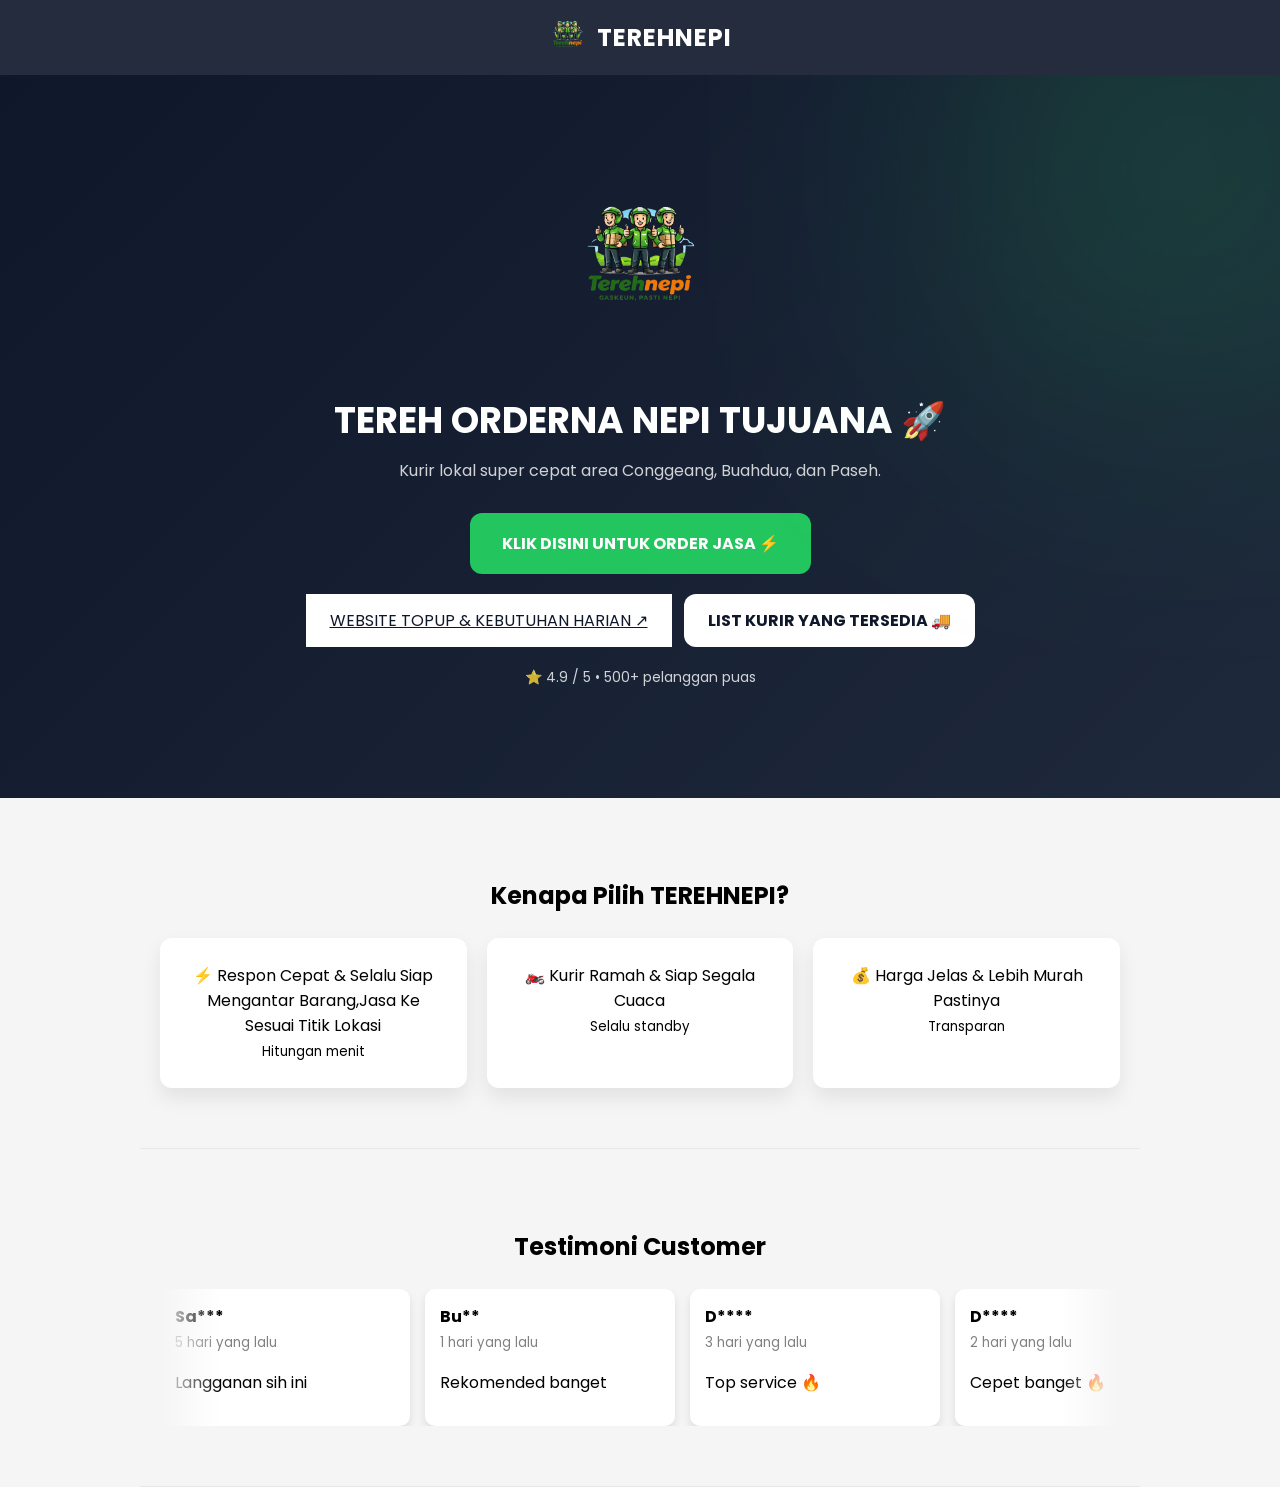
<file: index.html>
<!DOCTYPE html>
<html lang="id">
<head>
<meta charset="UTF-8">
<meta name="viewport" content="width=device-width, initial-scale=1.0">
<title>TEREHNEPI - Kurir Lokal Cepat</title>

<link href="https://fonts.googleapis.com/css2?family=Poppins:wght@300;400;600&display=swap" rel="stylesheet">

<style>
* { box-sizing: border-box; }

body {
  margin: 0;
  font-family: 'Poppins', sans-serif;
  background: #f5f5f5;
}

/* HEADER (CENTER ONLY) */
header {
  background: rgba(15,23,42,0.9);
  backdrop-filter: blur(10px);
  color: white;
  padding: 15px 20px;
  display: flex;
  justify-content: center;
  align-items: center;
  position: sticky;
  top: 0;
  z-index: 1000;
}

.logo {
  display: flex;
  align-items: center;
}

.logo img {
  height: 45px;
  margin-right: 10px;
}

.logo h2 {
  margin: 0;
  letter-spacing: 1px;
}

/* HERO */
.hero {
  text-align: center;
  padding: 110px 20px;
  background: linear-gradient(135deg, #0f172a, #1e293b);
  color: white;
  position: relative;
  overflow: hidden;
}

.hero::after {
  content: "";
  position: absolute;
  width: 350px;
  height: 350px;
  background: #22c55e;
  filter: blur(140px);
  top: -80px;
  right: -80px;
  opacity: 0.3;
}

.hero img {
  width: 140px;
  margin-bottom: 10px;
}

.hero h2 {
  font-size: 36px;
  margin-bottom: 10px;
}

.hero p {
  opacity: 0.8;
  max-width: 500px;
  margin: auto;
}

/* CTA */
.btn {
  background: #22c55e;
  padding: 18px 32px;
  color: white;
  border-radius: 12px;
  display: inline-block;
  margin-top: 30px;
  text-decoration: none;
  font-weight: bold;
  transition: 0.25s;
}

.btn:hover {
  background: #16a34a;
  transform: translateY(-3px);
}

.btn-secondary {
  background: white;
  color: #0f172a;
  padding: 14px 24px;
  margin-top: 10px;
}

.btn-secondary:hover {
  background: #e5e7eb;
}

/* CTA ROW */
.cta-row {
  display: flex;
  justify-content: center;
  gap: 12px;
  margin-top: 10px;
  flex-wrap: wrap;
}

/* TRUST */
.trust {
  margin-top: 20px;
  font-size: 14px;
  opacity: 0.8;
}

/* CONTAINER */
.container {
  padding: 60px 20px;
  max-width: 1000px;
  margin: auto;
  border-bottom: 1px solid #e5e7eb;
}

.title {
  text-align: center;
  margin-bottom: 25px;
}

/* SERVICES */
.services {
  display: grid;
  grid-template-columns: repeat(3, 1fr);
  gap: 20px;
}

.card {
  background: white;
  padding: 25px;
  border-radius: 12px;
  text-align: center;
  box-shadow: 0 10px 20px rgba(0,0,0,0.08);
  transition: 0.3s;
}

.card:hover {
  transform: translateY(-8px);
}

/* TESTIMONI */
.testimoni-wrapper {
  overflow: hidden;
  position: relative;
}

.testimoni-wrapper::before,
.testimoni-wrapper::after {
  content: "";
  position: absolute;
  top: 0;
  width: 60px;
  height: 100%;
}

.testimoni-wrapper::before {
  left: 0;
  background: linear-gradient(to right, #f5f5f5, transparent);
}

.testimoni-wrapper::after {
  right: 0;
  background: linear-gradient(to left, #f5f5f5, transparent);
}

.testimoni-track {
  display: flex;
  gap: 15px;
  width: max-content;
  animation: jalan 120s linear infinite;
}

.testimoni-card {
  min-width: 250px;
  background: white;
  padding: 15px;
  border-radius: 10px;
  box-shadow: 0 5px 10px rgba(0,0,0,0.1);
}

.testimoni-card small {
  color: gray;
}

@keyframes jalan {
  from { transform: translateX(0); }
  to { transform: translateX(-50%); }
}

/* MOBILE */
@media(max-width:768px) {
  .services {
    grid-template-columns: repeat(2,1fr);
  }
}

@media(max-width:480px) {
  .services {
    grid-template-columns: 1fr;
  }

  .hero h2 {
    font-size: 26px;
  }
}
</style>
</head>

<body>

<header>
  <div class="logo">
    <img src="logo.png">
    <h2>TEREHNEPI</h2>
  </div>
</header>

<section class="hero">
  <img src="logo.png">
  <h2>TEREH ORDERNA NEPI TUJUANA 🚀</h2>
  <p>Kurir lokal super cepat area Conggeang, Buahdua, dan Paseh.</p>

  <!-- CTA UTAMA -->
  <a href="order.html" class="btn">
  KLIK DISINI UNTUK ORDER JASA ⚡
  </a>

  <!-- CTA TAMBAHAN -->
  <div class="cta-row">
    <a href="https://buylink.id/decinstore" target="_blank" rel="noopener noreferrer" class="btn-secondary">
  WEBSITE TOPUP & KEBUTUHAN HARIAN ↗
</a>

    <a href="kurir.html" class="btn btn-secondary">
      LIST KURIR YANG TERSEDIA 🚚
    </a>
  </div>

  <div class="trust">
    ⭐ 4.9 / 5 • 500+ pelanggan puas
  </div>
</section>

<div class="container">
  <h2 class="title">Kenapa Pilih TEREHNEPI?</h2>

  <div class="services">
    <div class="card">⚡ Respon Cepat & Selalu Siap Mengantar Barang,Jasa Ke Sesuai Titik Lokasi<br><small>Hitungan menit</small></div>
    <div class="card">🏍️ Kurir Ramah & Siap Segala Cuaca <br><small>Selalu standby</small></div>
    <div class="card">💰 Harga Jelas & Lebih Murah Pastinya<br><small>Transparan</small></div>
  </div>
</div>

<div class="container">
  <h2 class="title">Testimoni Customer</h2>

  <div class="testimoni-wrapper">
    <div class="testimoni-track" id="testimoniList"></div>
  </div>
</div>

<script>
const namaRandom = ["A***","Bu**","Ri**","Sa***","D****","A****","Ri****","Faj**","Pu***","De**"];
const komentar = [
  "Cepet banget 🔥",
  "Kurirnya ramah 👍",
  "Murah + cepat",
  "Langganan sih ini",
  "Mantap poll",
  "Driver santuy",
  "Rekomended banget",
  "Top service 🔥"
];

const list = document.getElementById("testimoniList");

let html = "";

for (let i = 0; i < 50; i++) {
  let nama = namaRandom[Math.floor(Math.random()*namaRandom.length)];
  let komen = komentar[Math.floor(Math.random()*komentar.length)];
  let hari = Math.floor(Math.random()*7)+1;

  html += `
    <div class="testimoni-card">
      <b>${nama}</b><br>
      <small>${hari} hari yang lalu</small>
      <p>${komen}</p>
    </div>
  `;
}

list.innerHTML = html + html;
</script>

</body>
</html>
</file>
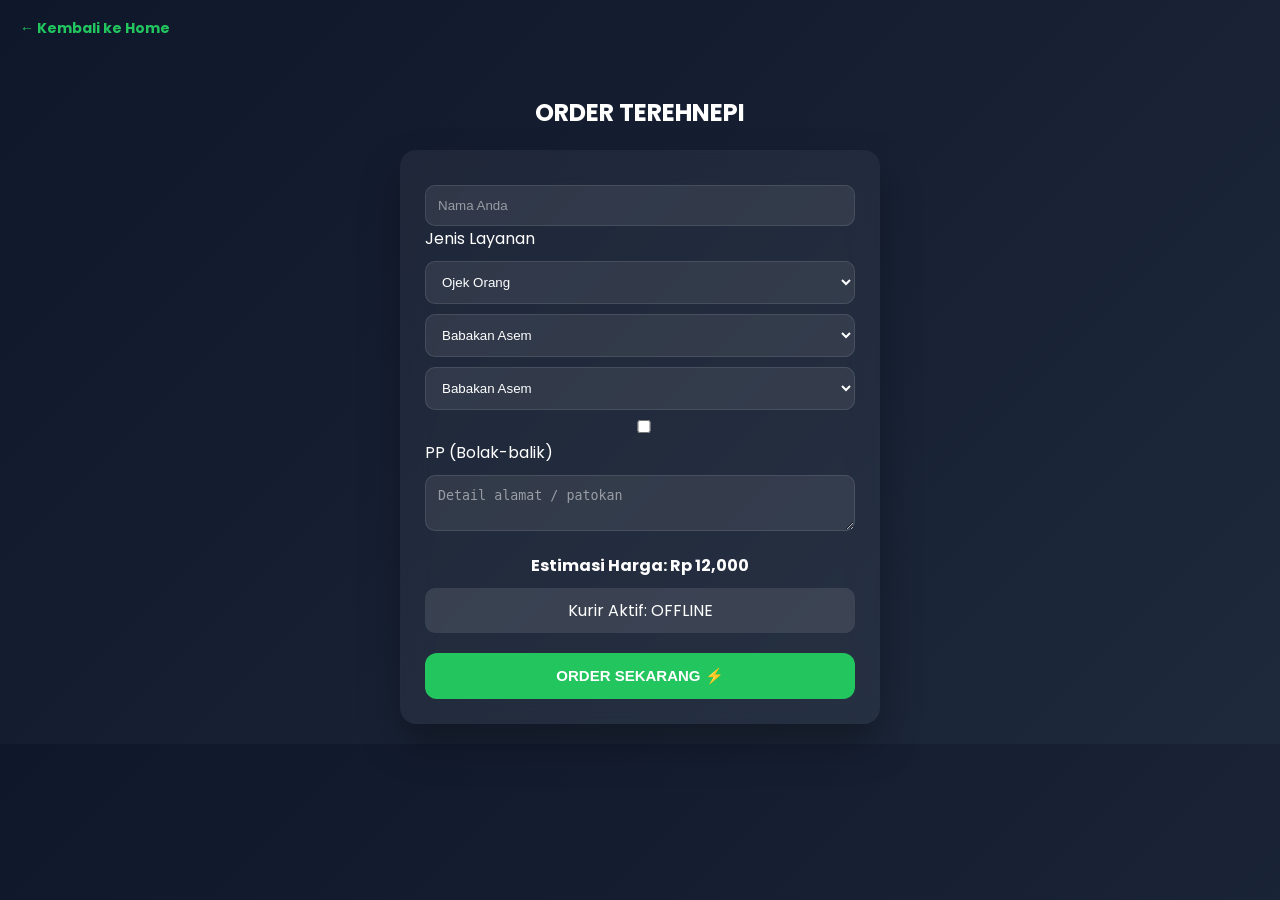
<file: order.html>
<!DOCTYPE html>
<html lang="id">
<head>
<meta charset="UTF-8">
<meta name="viewport" content="width=device-width, initial-scale=1.0">
<title>Order - TEREHNEPI</title>

<link href="https://fonts.googleapis.com/css2?family=Poppins:wght@300;400;600&display=swap" rel="stylesheet">

<style>
* { box-sizing: border-box; }

body {
  margin: 0;
  font-family: 'Poppins', sans-serif;
  background: linear-gradient(135deg, #0f172a, #1e293b);
  color: white;
}

/* HEADER */
header {
  padding: 15px 20px;
}

.back-home {
  color: #22c55e;
  text-decoration: none;
  font-weight: bold;
  font-size: 14px;
}

.back-home:hover {
  text-decoration: underline;
}

/* CONTAINER */
.container {
  max-width: 520px;
  margin: auto;
  padding: 20px;
}

/* CARD */
.card {
  background: rgba(255,255,255,0.05);
  backdrop-filter: blur(15px);
  padding: 25px;
  border-radius: 16px;
  box-shadow: 0 20px 40px rgba(0,0,0,0.3);
}

/* TITLE */
h2 {
  text-align: center;
  margin-bottom: 20px;
}

/* INPUT */
input, select, textarea {
  width: 100%;
  padding: 12px;
  margin-top: 10px;
  border-radius: 10px;
  border: 1px solid rgba(255,255,255,0.1);
  background: rgba(255,255,255,0.08);
  color: white;
  outline: none;
}

input::placeholder,
textarea::placeholder {
  color: rgba(255,255,255,0.5);
}

/* BUTTON */
button {
  width: 100%;
  padding: 14px;
  margin-top: 20px;
  border-radius: 12px;
  border: none;
  background: #22c55e;
  color: white;
  font-weight: bold;
  cursor: pointer;
  font-size: 15px;
  transition: 0.25s;
}

button:hover {
  background: #16a34a;
  transform: translateY(-2px);
}

/* RESULT */
.result {
  margin-top: 15px;
  font-weight: bold;
  text-align: center;
}

.kurir-box {
  background: rgba(255,255,255,0.1);
  padding: 10px;
  border-radius: 10px;
  margin-top: 10px;
  text-align: center;
}

/* HIDE */
.hidden { display: none; }

</style>
</head>

<body>

<header>
  <a href="index.html" class="back-home">← Kembali ke Home</a>
</header>

<div class="container">
  <h2>ORDER TEREHNEPI</h2>

  <div class="card">

    <input type="text" id="nama" placeholder="Nama Anda">

    <label>Jenis Layanan</label>
    <select id="jenis">
      <option>Ojek Orang</option>
      <option>Kirim Barang</option>
      <option>Jastip</option>
    </select>

    <!-- NORMAL -->
    <div id="normalForm">
      <select id="jemput"></select>
      <select id="tujuan"></select>
      <label><input type="checkbox" id="pp"> PP (Bolak-balik)</label>
    </div>

    <!-- JASTIP -->
    <div id="jastipForm" class="hidden">
      <input type="text" id="toko" placeholder="Nama Toko">
      <textarea id="barang" placeholder="Barang yang dibeli"></textarea>
    </div>

    <textarea id="catatan" placeholder="Detail alamat / patokan"></textarea>

    <div class="result" id="harga">Estimasi Harga: -</div>
    <div class="kurir-box" id="kurir">Kurir: -</div>

    <button onclick="kirimWA()">ORDER SEKARANG ⚡</button>

  </div>
</div>

<script>
// DATA
const desa = ["Babakan Asem","Cacaban","Cibeureuyeuh","Cibubuan","Cipamekar",
"Conggeang Kulon","Conggeang Wetan","Jambu","Karanglayung",
"Narimbang","Padaasih","Ungkal",
"Bojongloa","Buahdua","Ciawitali","Cibitung","Cikaramas",
"Cikurubuk","Cilangkap","Citaleus","Gendereh","Hariang",
"Karangbungur","Mekarmukti","Nagrak","Sekarwangi",
"Paseh Kidul","Paseh Kaler","Bongkok","Mekarpawitan"];

const jemputEl = document.getElementById("jemput");
const tujuanEl = document.getElementById("tujuan");

desa.forEach(d => {
  jemputEl.innerHTML += `<option>${d}</option>`;
  tujuanEl.innerHTML += `<option>${d}</option>`;
});

// KURIR
const kurir = {
  cacan: "6283178712134",
  denny: "6285156287358"
};

function getKurir() {
  const jam = new Date().getHours();
  if (jam >= 7 && jam < 13) return { nama: "Cacan", no: kurir.cacan };
  if (jam >= 13 && jam < 17) return { nama: "Denny", no: kurir.denny };
  if (jam >= 17 && jam < 22) return { nama: "Cacan", no: kurir.cacan };
  return { nama: "OFFLINE", no: null };
}

// SWITCH
document.getElementById("jenis").addEventListener("change", function() {
  const j = this.value;
  document.getElementById("normalForm").classList.toggle("hidden", j === "Jastip");
  document.getElementById("jastipForm").classList.toggle("hidden", j !== "Jastip");
  hitung();
});

// HARGA
function hitung() {
  let jenis = document.getElementById("jenis").value;
  let harga = (jenis === "Jastip") ? 15000 : 10000;

  if (jenis === "Ojek Orang") harga += 2000;
  if (document.getElementById("pp").checked) harga *= 2;

  document.getElementById("harga").innerText =
    "Estimasi Harga: Rp " + harga.toLocaleString();

  let k = getKurir();
  document.getElementById("kurir").innerText =
    "Kurir Aktif: " + k.nama;

  return harga;
}

// AUTO
document.querySelectorAll("input, select, textarea").forEach(el => {
  el.addEventListener("change", hitung);
});

// WA
function kirimWA() {
  let nama = document.getElementById("nama").value.trim();
  if (!nama) return alert("Isi nama dulu");

  let jenis = document.getElementById("jenis").value;
  let k = getKurir();
  if (!k.no) return alert("Layanan tutup");

  let harga = hitung();
  let catatan = document.getElementById("catatan").value;

  let pesan = "";

  if (jenis === "Jastip") {
    let toko = document.getElementById("toko").value;
    let barang = document.getElementById("barang").value;

    pesan = `Halo ${k.nama}, saya ${nama}

JASTIP:
Toko: ${toko}
Barang: ${barang}
Catatan: ${catatan}
Harga: Rp ${harga}`;
  } else {
    pesan = `Halo ${k.nama}, saya ${nama}

${jenis}
Jemput: ${jemputEl.value}
Tujuan: ${tujuanEl.value}
Catatan: ${catatan}
Harga: Rp ${harga}`;
  }

  window.open("https://wa.me/" + k.no + "?text=" + encodeURIComponent(pesan));
}

hitung();
</script>

</body>
</html>
</file>
